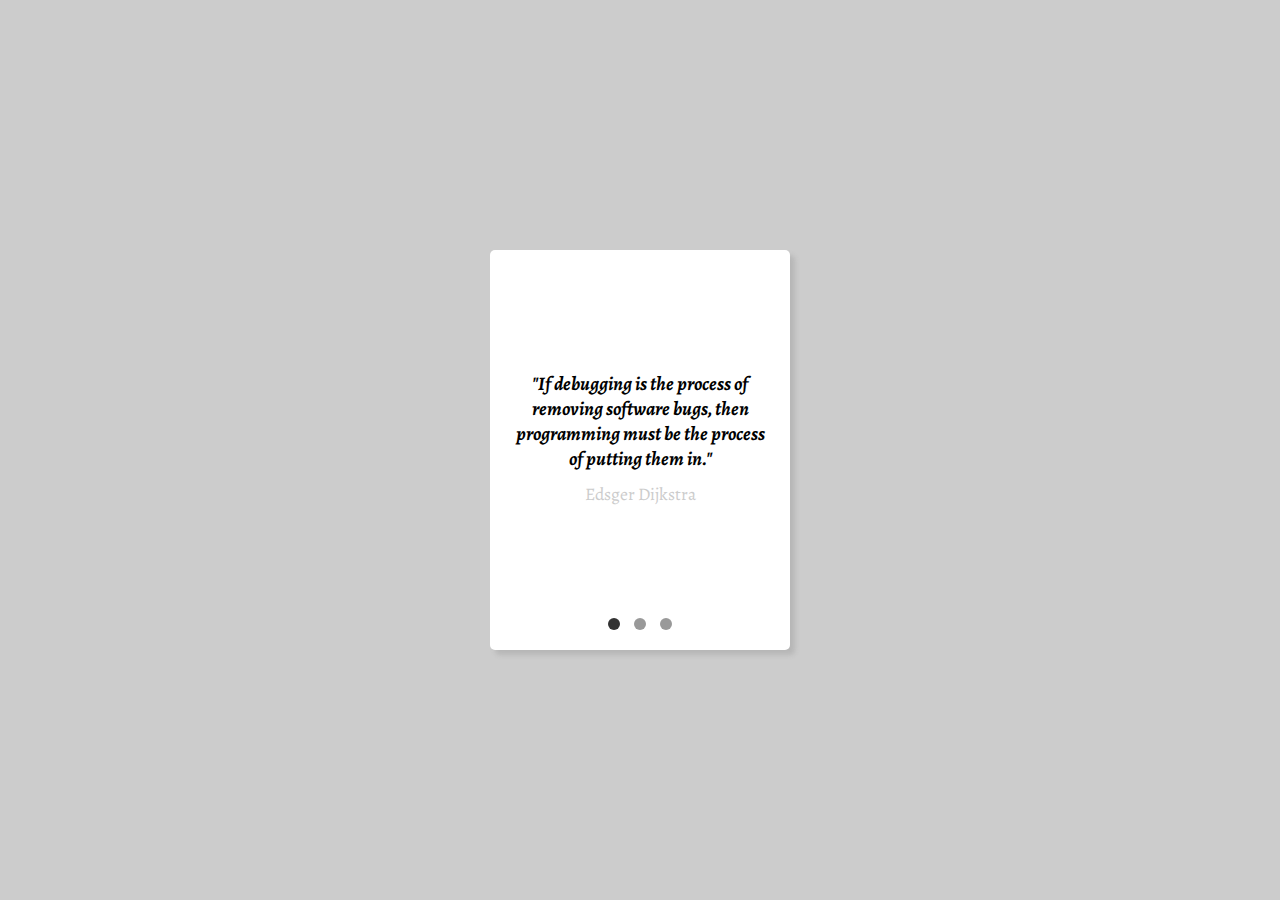
<file: card_pager/index.html>
<!DOCTYPE html>
<html lang="en">
  <head>
    <meta charset="UTF-8" />
    <link
      href="https://fonts.googleapis.com/css?family=Alegreya&display=swap"
      rel="stylesheet"
    />
    <meta name="viewport" content="width=device-width, initial-scale=1.0" />
    <meta http-equiv="X-UA-Compatible" content="ie=edge" />
    <link rel="stylesheet" href="css/styles.css" />
    <title>Card with Pager</title>
  </head>
  <body>
    <!-- Create container to center card within it -->
    <div class="container">
      <!-- Card container -->
      <div class="card">
        <h1>
          "If debugging is the process of removing software bugs, then
          programming must be the process of putting them in."
        </h1>
        <p>Edsger Dijkstra</p>
        <!-- container to store dots -->
        <div class="dots-container">
          <div class="dot"></div>
          <div class="dot"></div>
          <div class="dot"></div>
        </div>
      </div>
    </div>
  </body>
</html>
</file>
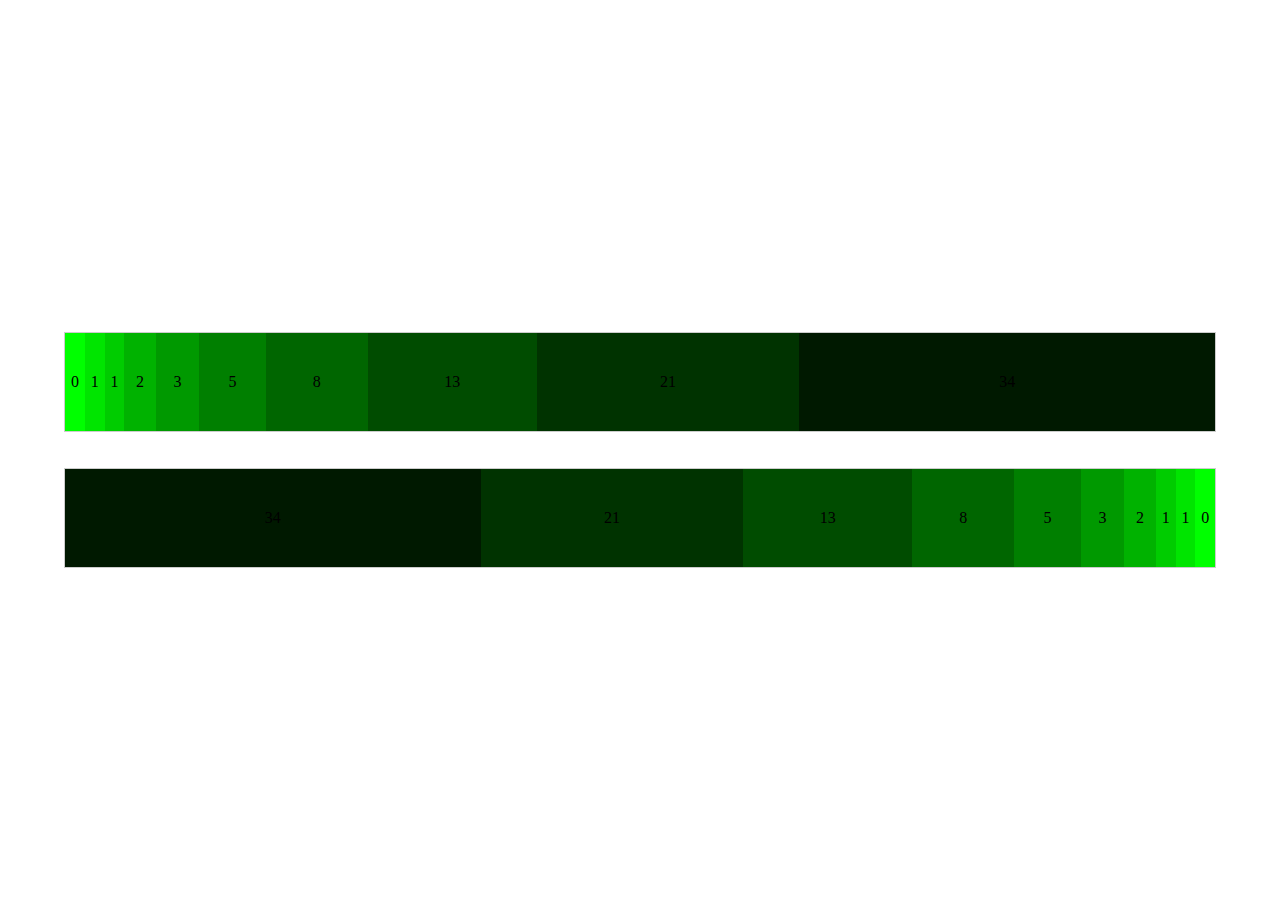
<file: Övning-Fibonacci/index.html>
<!DOCTYPE html>
<html lang="en">
  <head>
    <meta charset="UTF-8" />
    <meta name="viewport" content="width=device-width, initial-scale=1.0" />
    <meta http-equiv="X-UA-Compatible" content="ie=edge" />
    <link rel="stylesheet" href="css/styles.css" />
    <title>Flexbox övning - Fibonacci</title>
  </head>
  <body>
    <div class="container">
      <!-- Container with 10 flex items -->
      <div class="flex-container">
        <div class="flex-item">0</div>
        <div class="flex-item">1</div>
        <div class="flex-item">1</div>
        <div class="flex-item">2</div>
        <div class="flex-item">3</div>
        <div class="flex-item">5</div>
        <div class="flex-item">8</div>
        <div class="flex-item">13</div>
        <div class="flex-item">21</div>
        <div class="flex-item">34</div>
      </div>
      <!-- Reverse direction. Class "reverse" to change flex-direction in css -->
      <div class="flex-container reverse">
        <div class="flex-item">0</div>
        <div class="flex-item">1</div>
        <div class="flex-item">1</div>
        <div class="flex-item">2</div>
        <div class="flex-item">3</div>
        <div class="flex-item">5</div>
        <div class="flex-item">8</div>
        <div class="flex-item">13</div>
        <div class="flex-item">21</div>
        <div class="flex-item">34</div>
      </div>
    </div>
  </body>
</html>
</file>
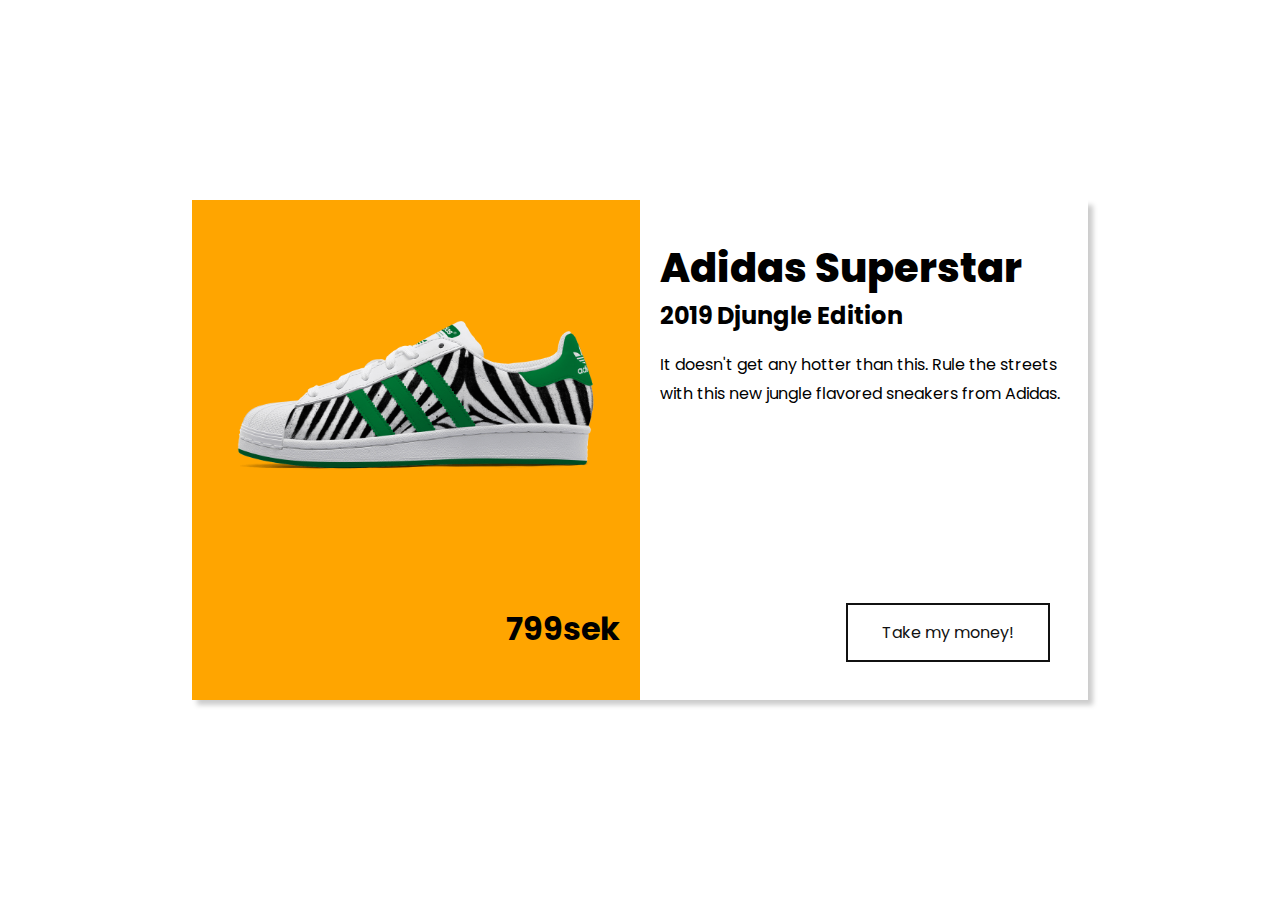
<file: övning_3/index.html>
<!DOCTYPE html>
<html lang="en">
  <head>
    <meta charset="UTF-8" />
    <link
      href="https://fonts.googleapis.com/css?family=Poppins&display=swap"
      rel="stylesheet"
    />
    <meta name="viewport" content="width=device-width, initial-scale=1.0" />
    <meta http-equiv="X-UA-Compatible" content="ie=edge" />
    <link rel="stylesheet" href="css/styles.css" />
    <title>Övning 3 Flexbox</title>
  </head>
  <body>
    <div class="container">
      <div class="landscape-box">
        <div class="img-box">
          <img src="img/adidas_superstar.png" />
          <h1>799sek</h1>
        </div>
        <div class="text-box">
          <div class="flex-item">
            <h1>Adidas Superstar</h1>
            <h2>2019 Djungle Edition</h2>
            <p>
              It doesn't get any hotter than this. Rule the streets with this
              new jungle flavored sneakers from Adidas.
            </p>
          </div>
          <a href="#">Take my money!</a>
        </div>
      </div>
    </div>
  </body>
</html>
</file>
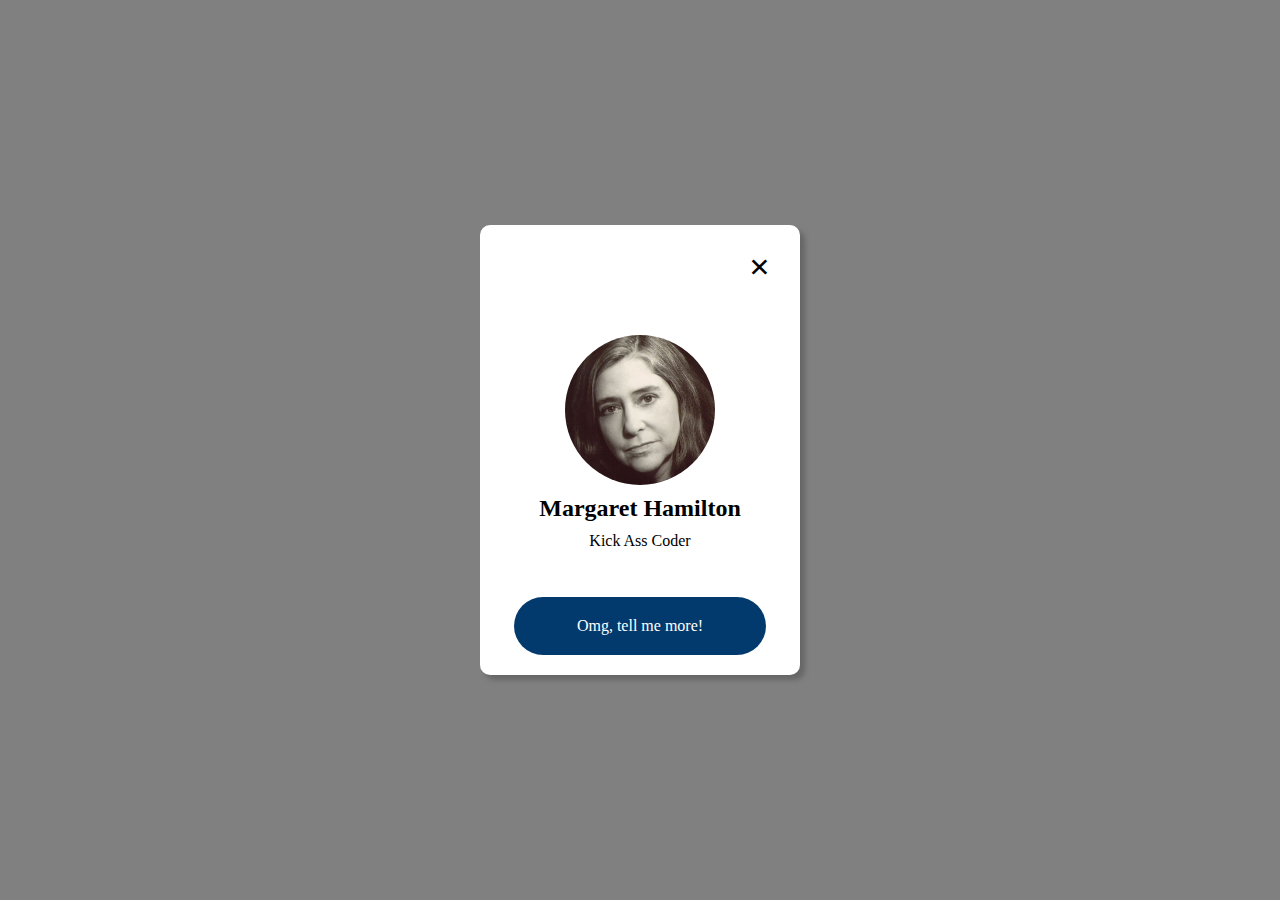
<file: övning_4/index.html>
<!DOCTYPE html>
<html lang="en">
  <head>
    <meta charset="UTF-8" />
    <link
      href="https://fonts.googleapis.com/css?family=Arimo&display=swap"
      rel="stylesheet"
    />
    <meta name="viewport" content="width=device-width, initial-scale=1.0" />
    <meta http-equiv="X-UA-Compatible" content="ie=edge" />
    <link rel="stylesheet" href="css/styles.css" />
    <title>Övning 4 Flexbox</title>
  </head>
  <body>
    <div class="inner-box">
      <span>&times;</span>
      <img src="img/margaret.jpg" />
      <h2>Margaret Hamilton</h2>
      <p>Kick Ass Coder</p>
      <a href="#">Omg, tell me more!</a>
    </div>
  </body>
</html>
</file>
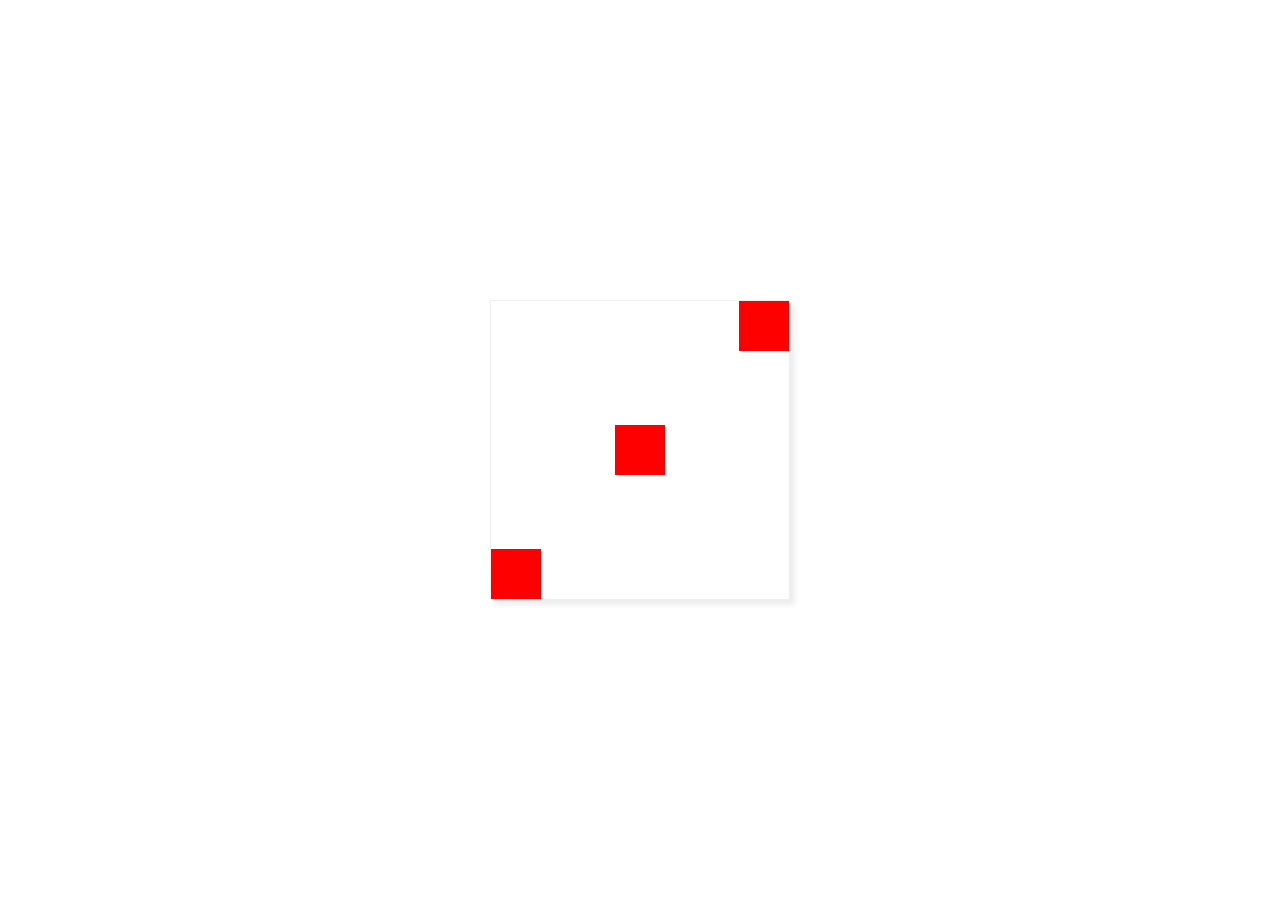
<file: övning_6/index.html>
<!DOCTYPE html>
<html lang="en">
  <head>
    <meta charset="UTF-8" />
    <meta name="viewport" content="width=device-width, initial-scale=1.0" />
    <meta http-equiv="X-UA-Compatible" content="ie=edge" />
    <link rel="stylesheet" href="css/style.css" />
    <title>Flexbox Övning 6</title>
  </head>
  <body>
    <div class="container">
      <div class="outer-box">
        <div class="inner-box"></div>
        <div class="inner-box"></div>
        <div class="inner-box"></div>
      </div>
    </div>
  </body>
</html>
</file>
<file: card_pager/css/styles.css>
* {
  padding: 0;
  margin: 0;
  box-sizing: border-box;
}

body {
  font-family: "Alegreya", serif;
}

.container {
  width: 100%;
  height: 100vh;
  display: flex;
  align-items: center;
  justify-content: center;
  background: #ccc;
}

.container .card {
  width: 300px;
  height: 400px;
  padding: 20px;
  background: #fff;
  border-radius: 5px;
  box-shadow: 5px 5px 5px rgba(100, 100, 100, 0.2);
  display: flex;
  flex-flow: column;
  align-items: center;
  justify-content: center;
}

.container .card h1 {
  text-align: center;
  font-style: italic;
  font-size: 1.2rem;
  line-height: 1.3;
  margin-top: auto;
}

.container .card p {
  color: #ccc;
  margin: 10px 0;
  font-size: 1.1rem;
  text-align: center;
}

.container .dots-container {
  text-align: center;
  display: flex;
  justify-content: space-around;
  width: 30%;
  margin-top: auto;
}

.container .dots-container .dot {
  width: 12px;
  height: 12px;
  border-radius: 50%;
  cursor: pointer;
  background-color: #999;
}

.container .dots-container .dot:first-child {
  background-color: #333;
}
</file>
<file: Övning-Fibonacci/css/styles.css>
* {
  padding: 0;
  margin: 0;
  box-sizing: border-box;
}

/* Center content in the middle of the page */
.container {
  width: 100%;
  height: 100vh;
  display: flex;
  flex-flow: column;
  align-items: center;
  justify-content: center;
}

.flex-container {
  width: 90%;
  height: 100px;
  margin: 2vh auto;
  display: flex;
  border: 1px solid #ccc;
}

/* Change flex-direction to row-reverse to reverse row direction */
.flex-container.reverse {
  flex-direction: row-reverse;
}

.flex-container .flex-item {
  display: flex;
  align-items: center;
  justify-content: center;
}

/* Each flex item get a shade of colour and flex grow to increment in size */
.flex-container .flex-item:nth-child(1) {
  background: #00ff00;
  flex-grow: 1;
}
.flex-container .flex-item:nth-child(2) {
  background: #00e500;
  flex-grow: 1;
}
.flex-container .flex-item:nth-child(3) {
  background: #00cc00;
  flex-grow: 1;
}
.flex-container .flex-item:nth-child(4) {
  background: #00b200;
  flex-grow: 2;
}
.flex-container .flex-item:nth-child(5) {
  background: #009900;
  flex-grow: 3;
}
.flex-container .flex-item:nth-child(6) {
  background: #007f00;
  flex-grow: 5;
}
.flex-container .flex-item:nth-child(7) {
  background: #006600;
  flex-grow: 8;
}
.flex-container .flex-item:nth-child(8) {
  background: #004c00;
  flex-grow: 13;
}
.flex-container .flex-item:nth-child(9) {
  background: #003300;
  flex-grow: 21;
}
.flex-container .flex-item:nth-child(10) {
  background: #001900;
  flex-grow: 34;
}
</file>
<file: övning_3/css/styles.css>
* {
  padding: 0;
  margin: 0;
  box-sizing: border-box;
}

body {
  font-family: "Poppins", sans-serif;
}

.container {
  width: 100%;
  height: 100vh;
  display: flex;
  align-items: center;
  justify-content: center;
}

.landscape-box {
  width: 70%;
  height: 500px;
  display: flex;
  box-shadow: 5px 5px 5px #ccc;
}

.img-box {
  width: 50%;
  height: 100%;
  display: flex;
  padding: 20px;
  flex-flow: column;
  align-items: flex-end;
  justify-content: flex-end;
  background-color: orange;
}

.img-box img {
  width: 90%;
  margin: auto;
  margin-bottom: 15vh;
}

.img-box h1 {
  margin-bottom: 3vh;
  text-align: right;
}

.text-box {
  width: 50%;
  display: flex;
  padding: 20px;
  flex-flow: column;
  justify-content: space-between;
}

.text-box h1 {
  margin-top: 2vh;
  font-size: 2.5em;
  font-weight: 800;
}

.text-box p {
  margin: 2vh 0;
  line-height: 1.8;
}

.text-box a {
  align-self: flex-end;
  border: 2px solid #111;
  text-align: center;
  width: 50%;
  text-decoration: none;
  color: #111;
  margin-bottom: 2vh;
  margin-right: 2vh;
  padding: 15px 20px;
  transition: 0.3s;
}

.text-box a:hover {
  background: #111;
  color: #fff;
}
</file>
<file: övning_4/css/styles.css>
* {
  padding: 0;
  margin: 0;
  box-sizing: border-box;
}

body {
  background-color: gray;
  display: flex;
  align-items: center;
  justify-content: center;
  width: 100%;
  height: 100vh;
}

.inner-box {
  width: 25%;
  height: 450px;
  padding: 20px;
  display: flex;
  border-radius: 10px;
  flex-flow: column;
  align-items: center;
  justify-content: center;
  background-color: #fff;
  box-shadow: 5px 5px 5px #666;
}

.inner-box span {
  margin-left: auto;
  font-size: 2.3rem;
  font-weight: bold;
  cursor: pointer;
  margin-right: 10px;
}

.inner-box img {
  width: 150px;
  height: 150px;
  border-radius: 50%;
  margin-top: auto;
}

.inner-box h2 {
  margin: 10px 0;
}

.inner-box a {
  padding: 20px;
  color: #fff;
  width: 90%;
  margin-top: auto;
  border-radius: 40px;
  text-decoration: none;
  text-align: center;
  background: rgb(2, 58, 110);
}

.inner-box a:active {
  transform: scale(0.98);
}
</file>
<file: övning_6/css/style.css>
* {
  padding: 0;
  margin: 0;
  box-sizing: border-box;
}

.container {
  width: 100%;
  height: 100vh;
  display: flex;
  align-items: center;
  justify-content: center;
}

.outer-box {
  width: 300px;
  height: 300px;
  border: 1px solid #eee;
  box-shadow: 5px 5px 5px #eee;

  display: flex;
  align-items: center;
  justify-content: space-between;
}

.inner-box {
  width: 50px;
  height: 50px;
  background: red;
}

.inner-box:first-child {
  margin-top: auto;
}

.inner-box:last-child {
  margin-bottom: auto;
}
</file>
